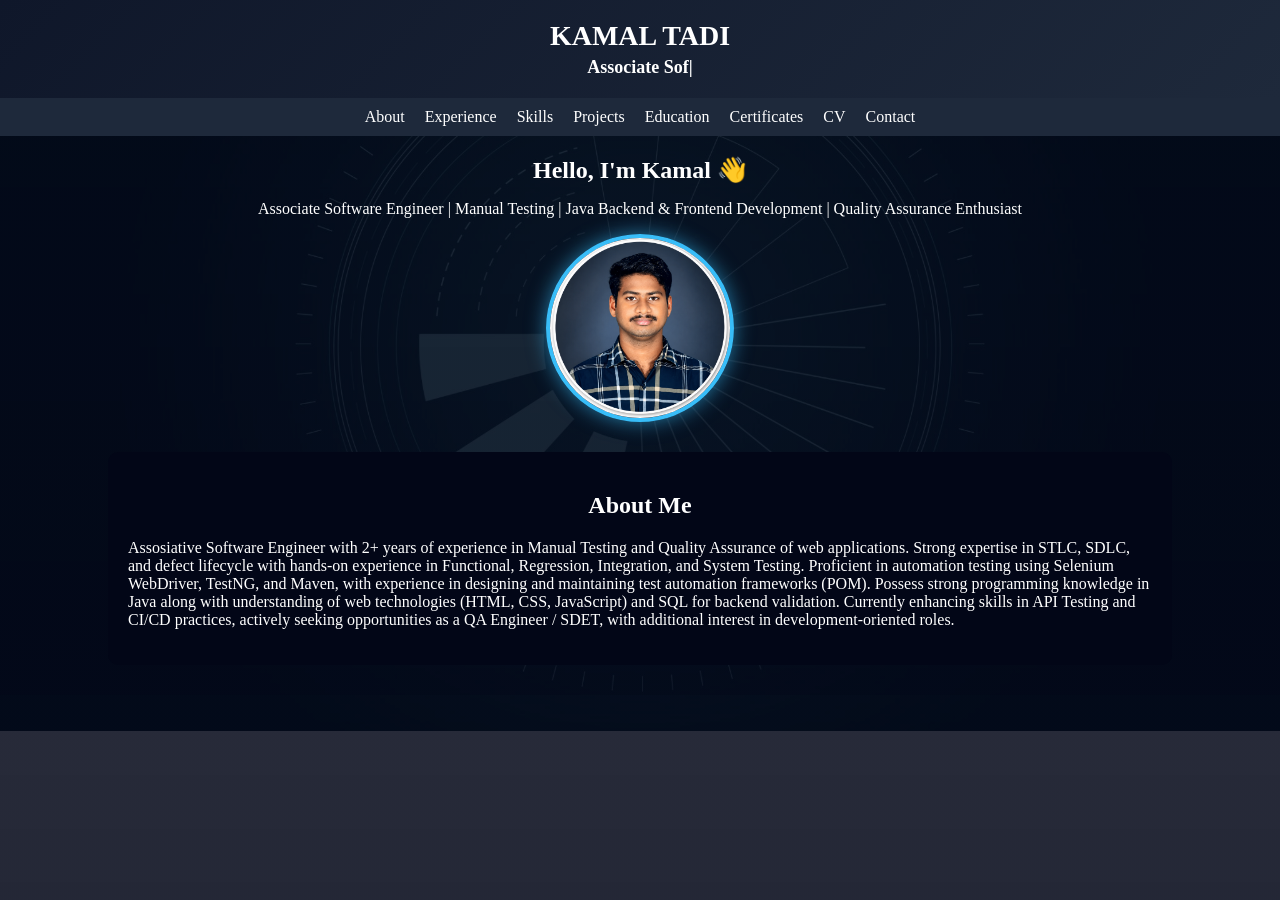
<file: index.html>
<!DOCTYPE html>
<html lang="en">
<head>
<meta charset="UTF-8">
<meta name="viewport" content="width=device-width, initial-scale=1.0">
<title>Kamal Portfolio</title>
<link rel="stylesheet" href="style.css">
</head>

<body>
<header>
<h1>KAMAL TADI</h1>
<h2><span id="typing"></span></h2>
</header>

<nav>
<a href="index.html">About</a>
<a href="experience.html">Experience</a>
<a href="skills.html">Skills</a>
<a href="projects.html">Projects</a>
<a href="education.html">Education</a>
<a href="certificates.html">Certificates</a>
<a href="cv.html">CV</a>
<a href="contact.html">Contact</a>
</nav>

<section class="home-intro">
    <h2>Hello, I'm Kamal 👋</h2>
     <p class="hero-desc">
      Associate Software Engineer | Manual Testing | Java Backend & Frontend Development | Quality Assurance Enthusiast
    </p>
<img src="PHOTO.png" class="profile-img">
</section>

<section class="card no-animate">
<h2 class="center-heading">About Me</h2>
<p>
Assosiative Software Engineer with 2+ years of experience in Manual Testing and Quality Assurance of web applications. 
Strong expertise in STLC, SDLC, and defect lifecycle with hands-on experience in Functional, Regression, Integration, and System Testing. 
Proficient in automation testing using Selenium WebDriver, TestNG, and Maven, with experience in designing and maintaining test automation frameworks (POM). 
Possess strong programming knowledge in Java along with understanding of web technologies (HTML, CSS, JavaScript) and SQL for backend validation. 
Currently enhancing skills in API Testing and CI/CD practices, actively seeking opportunities as a QA Engineer / SDET, with additional interest in development-oriented roles.

</p>

</section>

<script src="script.js"></script>
</body>
</html>
</file>
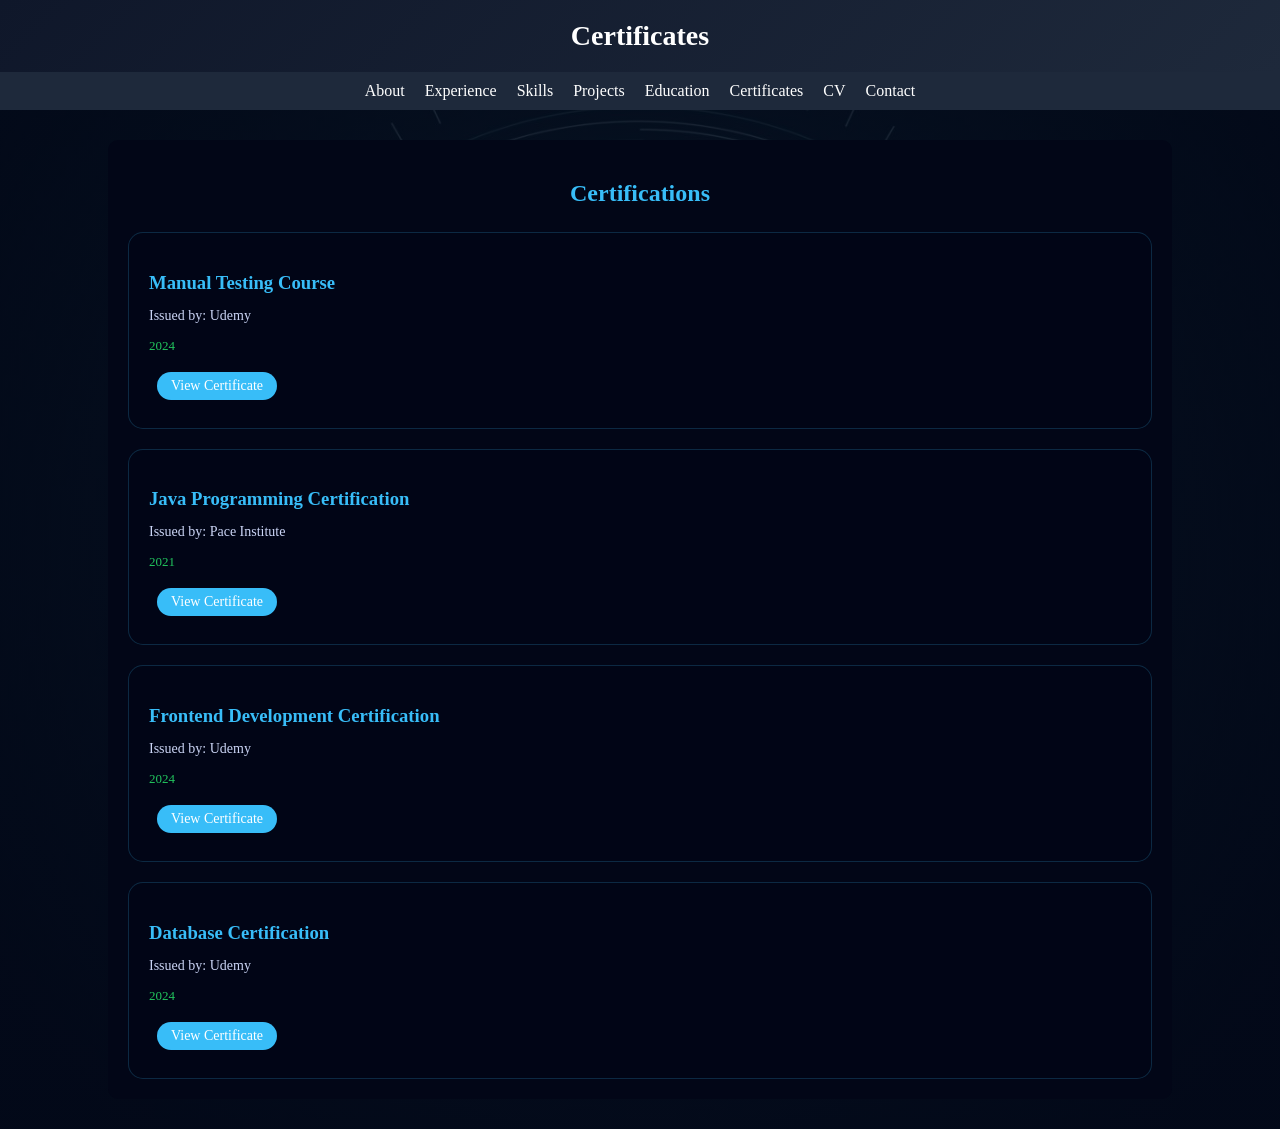
<file: certificates.html>
<!DOCTYPE html>
<html>
<head>
<title>Certificates</title>
<link rel="stylesheet" href="style.css">
</head>

<body>

<header><h1>Certificates</h1></header>

<nav>
<a href="index.html">About</a>
<a href="experience.html">Experience</a>
<a href="skills.html">Skills</a>
<a href="projects.html">Projects</a>
<a href="education.html">Education</a>
<a href="certificates.html">Certificates</a>
<a href="cv.html">CV</a>
<a href="contact.html">Contact</a>
</nav>

<section class="card certificates-card">

  <h2 class="center-title">Certifications</h2>

  <div class="cert-container">

    <div class="cert-card">
      <h3>Manual Testing Course</h3>
      <p class="cert-org">Issued by: Udemy</p>
      <p class="cert-year">2024</p>

      <div class="cert-links">
        <a href="Manual_Testing_Certification.pdf" class="btn">View Certificate</a>
      </div>
    </div>

    <div class="cert-card">
      <h3>Java Programming Certification</h3>
      <p class="cert-org">Issued by: Pace Institute</p>
      <p class="cert-year">2021</p>

      <div class="cert-links">
        <a href="Java_Certification.pdf" class="btn">View Certificate</a>
      </div>
    </div>

      <div class="cert-card">
      <h3>Frontend Development Certification</h3>
      <p class="cert-org">Issued by: Udemy</p>
      <p class="cert-year">2024</p>

      <div class="cert-links">
        <a href="Frontend_Development_Certification.pdf" class="btn">View Certificate</a>
      </div>
    </div>

    <div class="cert-card">
      <h3>Database Certification</h3>
      <p class="cert-org">Issued by: Udemy</p>
      <p class="cert-year">2024</p>

      <div class="cert-links">
        <a href="Database_Certification.pdf" class="btn">View Certificate</a>
      </div>
    </div>

  </div>

</section>

<script src="script.js"></script>
</body>
</html>
</file>
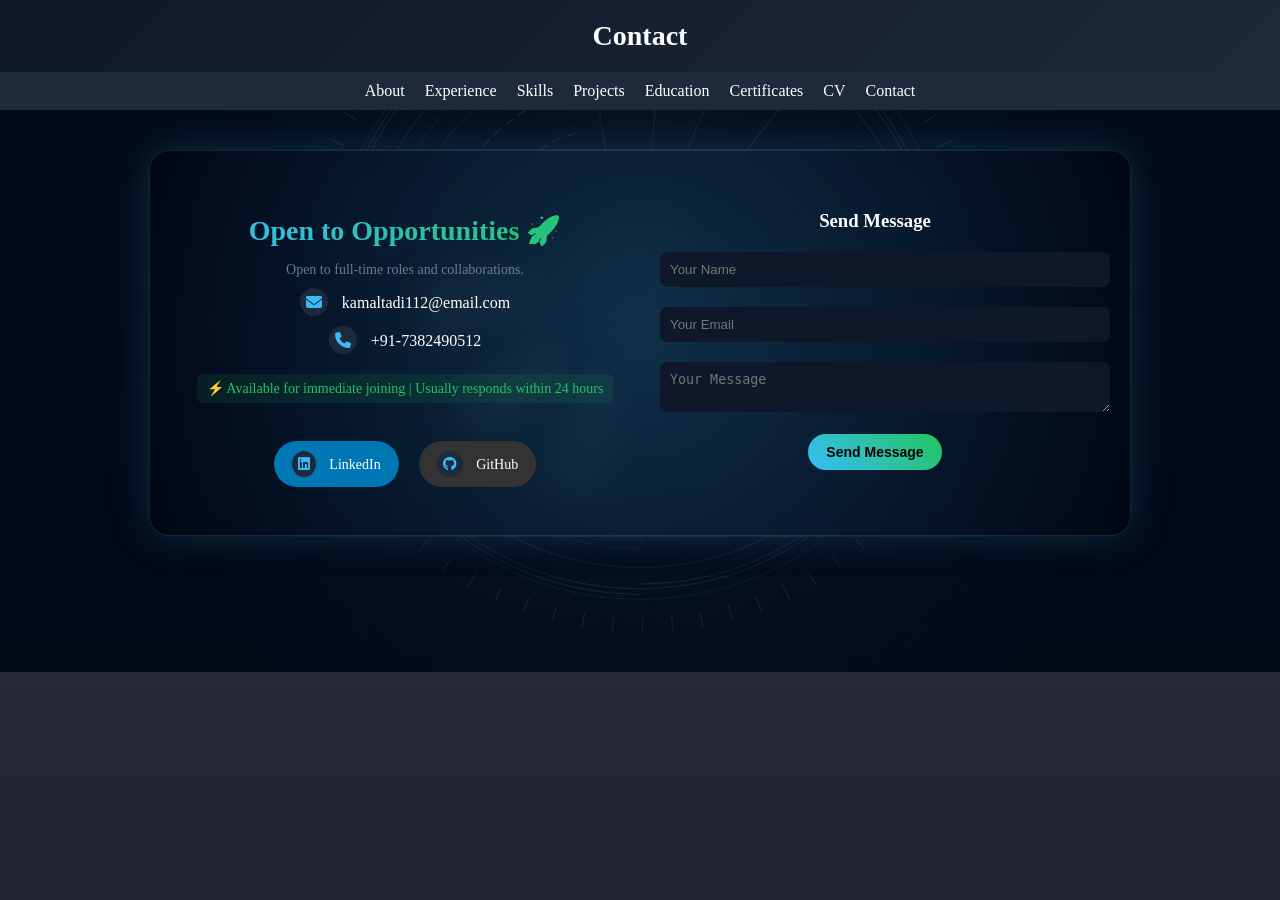
<file: contact.html>
<!DOCTYPE html>
<html>
<head>
<title>Contact</title>
<link rel="stylesheet" href="style.css">
<link rel="stylesheet" href="https://cdnjs.cloudflare.com/ajax/libs/font-awesome/6.5.0/css/all.min.css">
<meta name="viewport" content="width=device-width, initial-scale=1.0">
</head>

<body>

<header><h1>Contact</h1></header>

<nav>
<a href="index.html">About</a>
<a href="experience.html">Experience</a>
<a href="skills.html">Skills</a>
<a href="projects.html">Projects</a>
<a href="education.html">Education</a>
<a href="certificates.html">Certificates</a>
<a href="cv.html">CV</a>
<a href="contact.html">Contact</a>
</nav>

<section class="card contact-card hidden">

  <div class="contact-left">
    <h2>Open to Opportunities 🚀</h2>
    <p class="subtitle">Open to full-time roles and collaborations.</p>

    <p><i class="fas fa-envelope"></i> kamaltadi112@email.com</p>
    <p><i class="fas fa-phone"></i> +91-7382490512</p>

    <p class="response">⚡ Available for immediate joining | Usually responds within 24 hours</p>

    <div class="contact-buttons">
      <a href="https://www.linkedin.com/" target="_blank" class="btn linkedin">
        <i class="fab fa-linkedin"></i> LinkedIn
      </a>

      <a href="https://github.com/" target="_blank" class="btn github">
        <i class="fab fa-github"></i> GitHub
      </a>
    </div>
  </div>

  <div class="contact-right">
    <h3>Send Message</h3>

    <form id="contact-form">
  <input type="text" name="from_name" placeholder="Your Name" required class="input-field">
  <input type="email" name="from_email" placeholder="Your Email" required class="input-field">
  <textarea name="message" placeholder="Your Message" required class="input-field"></textarea>

  <button type="submit" class="btn send-btn">Send Message</button>

  <p id="success-message" class="success-msg"></p>
</form>
  </div>

</section>

<script src="script.js"></script>
</body>
</html>
</file>
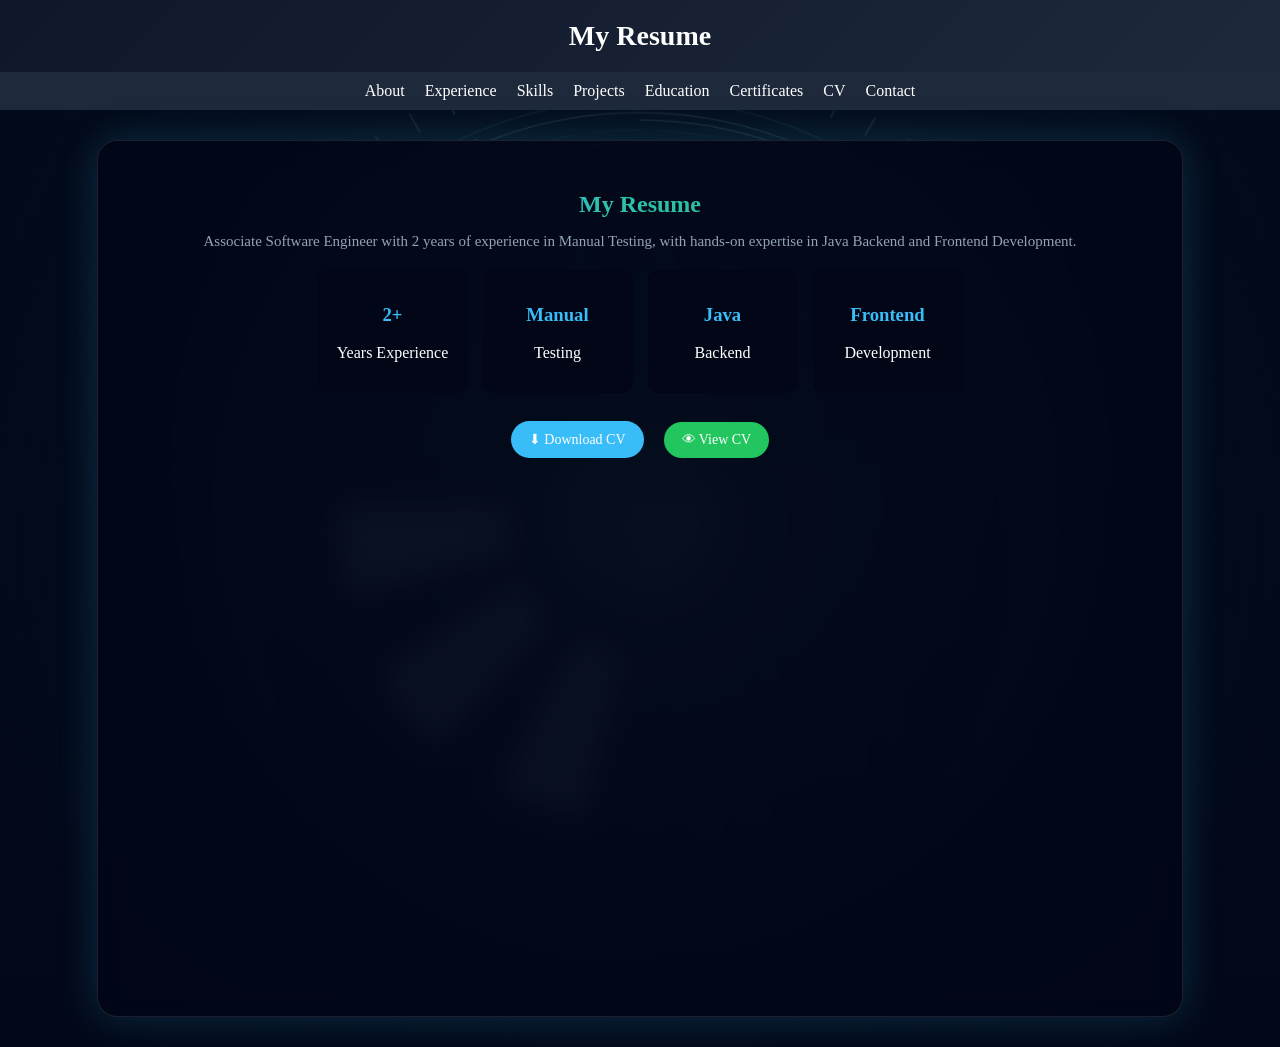
<file: cv.html>
<!DOCTYPE html>
<html>
<head>
<title>CV</title>
<link rel="stylesheet" href="style.css">
</head>

<body>

<header><h1>My Resume</h1></header>

<nav>
<a href="index.html">About</a>
<a href="experience.html">Experience</a>
<a href="skills.html">Skills</a>
<a href="projects.html">Projects</a>
<a href="education.html">Education</a>
<a href="certificates.html">Certificates</a>
<a href="cv.html">CV</a>
<a href="contact.html">Contact</a>
</nav>

<section class="card cv-card">

  <h2>My Resume</h2>

  <p class="cv-subtitle">Associate Software Engineer with 2 years of experience in Manual Testing, with hands-on expertise in Java Backend and Frontend Development.</p>

  <!-- HIGHLIGHTS -->
  <div class="cv-highlights">
    <div class="highlight">
      <h3>2+</h3>
      <p>Years Experience</p>
    </div>

    <div class="highlight">
      <h3>Manual</h3>
      <p>Testing</p>
    </div>

    <div class="highlight">
      <h3>Java</h3>
      <p>Backend</p>
    </div>

    <div class="highlight">
      <h3>Frontend</h3>
      <p>Development</p>
    </div>
  </div>

  <div class="cv-buttons">
    <a href="Kamal_Tadi_Resume.pdf" download class="btn">⬇ Download CV</a>
    <a href="Kamal_Tadi_Resume.pdf" target="_blank" class="btn view-btn">👁 View CV</a>
  </div>

  <div class="cv-preview">
    <iframe src="Kamal_Tadi_Resume.pdf"></iframe>
  </div>

</section>

<script src="script.js"></script>
</body>
</html>
</file>
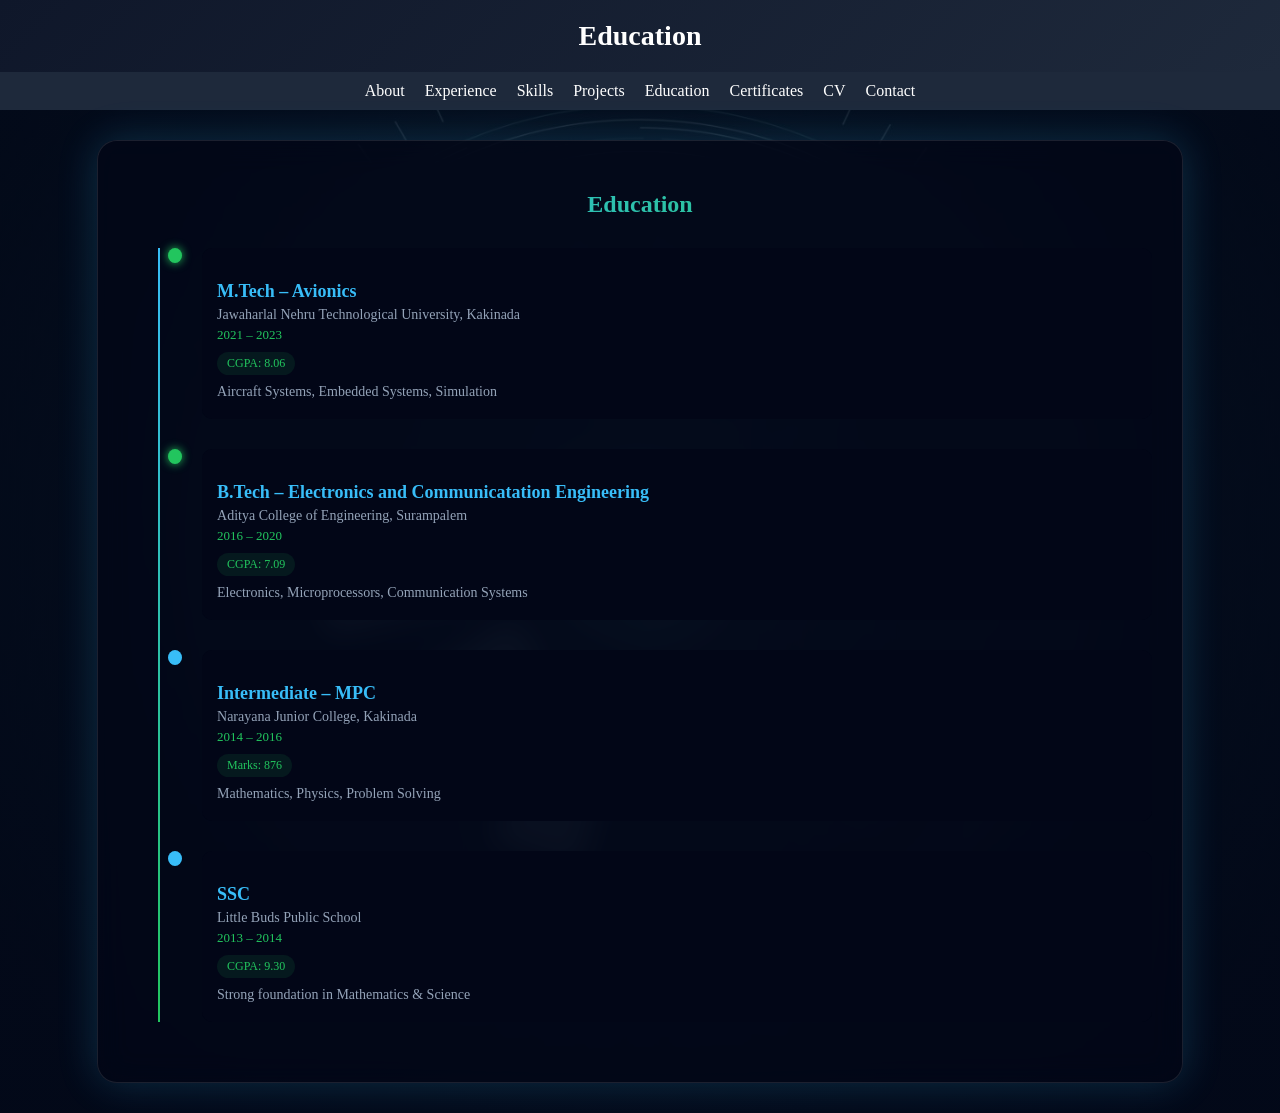
<file: education.html>
<!DOCTYPE html>
<html>
<head>
<title>Education</title>
<link rel="stylesheet" href="style.css">
</head>

<body>

<header><h1>Education</h1></header>

<nav>
<a href="index.html">About</a>
<a href="experience.html">Experience</a>
<a href="skills.html">Skills</a>
<a href="projects.html">Projects</a>
<a href="education.html">Education</a>
<a href="certificates.html">Certificates</a>
<a href="cv.html">CV</a>
<a href="contact.html">Contact</a>
</nav>

<section class="card education-card">

  <h2>Education</h2>

  <div class="timeline">

  <!-- M.TECH -->
  <div class="edu-item">
    <div class="edu-dot"></div>
    <div class="edu-content">
      <h3>M.Tech – Avionics</h3>
      <p class="edu-college">Jawaharlal Nehru Technological University, Kakinada</p>
      <p class="edu-year">2021 – 2023</p>
      <span class="edu-badge">CGPA: 8.06</span>
      <p class="edu-desc">Aircraft Systems, Embedded Systems, Simulation</p>
    </div>
  </div>

  <!-- B.TECH -->
  <div class="edu-item">
    <div class="edu-dot"></div>
    <div class="edu-content">
      <h3>B.Tech – Electronics and Communicatation Engineering</h3>
      <p class="edu-college">Aditya College of Engineering, Surampalem</p>
      <p class="edu-year">2016 – 2020</p>
      <span class="edu-badge">CGPA: 7.09</span>
      <p class="edu-desc">Electronics, Microprocessors, Communication Systems</p>
    </div>
  </div>

  <!-- INTERMEDIATE -->
  <div class="edu-item">
    <div class="edu-dot"></div>
    <div class="edu-content">
      <h3>Intermediate – MPC</h3>
      <p class="edu-college">Narayana Junior College, Kakinada</p>
      <p class="edu-year">2014 – 2016</p>
      <span class="edu-badge">Marks: 876</span>
      <p class="edu-desc">Mathematics, Physics, Problem Solving</p>
    </div>
  </div>

  <!-- SSC -->
  <div class="edu-item">
    <div class="edu-dot"></div>
    <div class="edu-content">
      <h3>SSC</h3>
      <p class="edu-college">Little Buds Public School</p>
      <p class="edu-year">2013 – 2014</p>
      <span class="edu-badge">CGPA: 9.30</span>
      <p class="edu-desc">Strong foundation in Mathematics & Science</p>
    </div>
  </div>

</div>

</section>

<script src="script.js"></script>
</body>
</html>
</file>
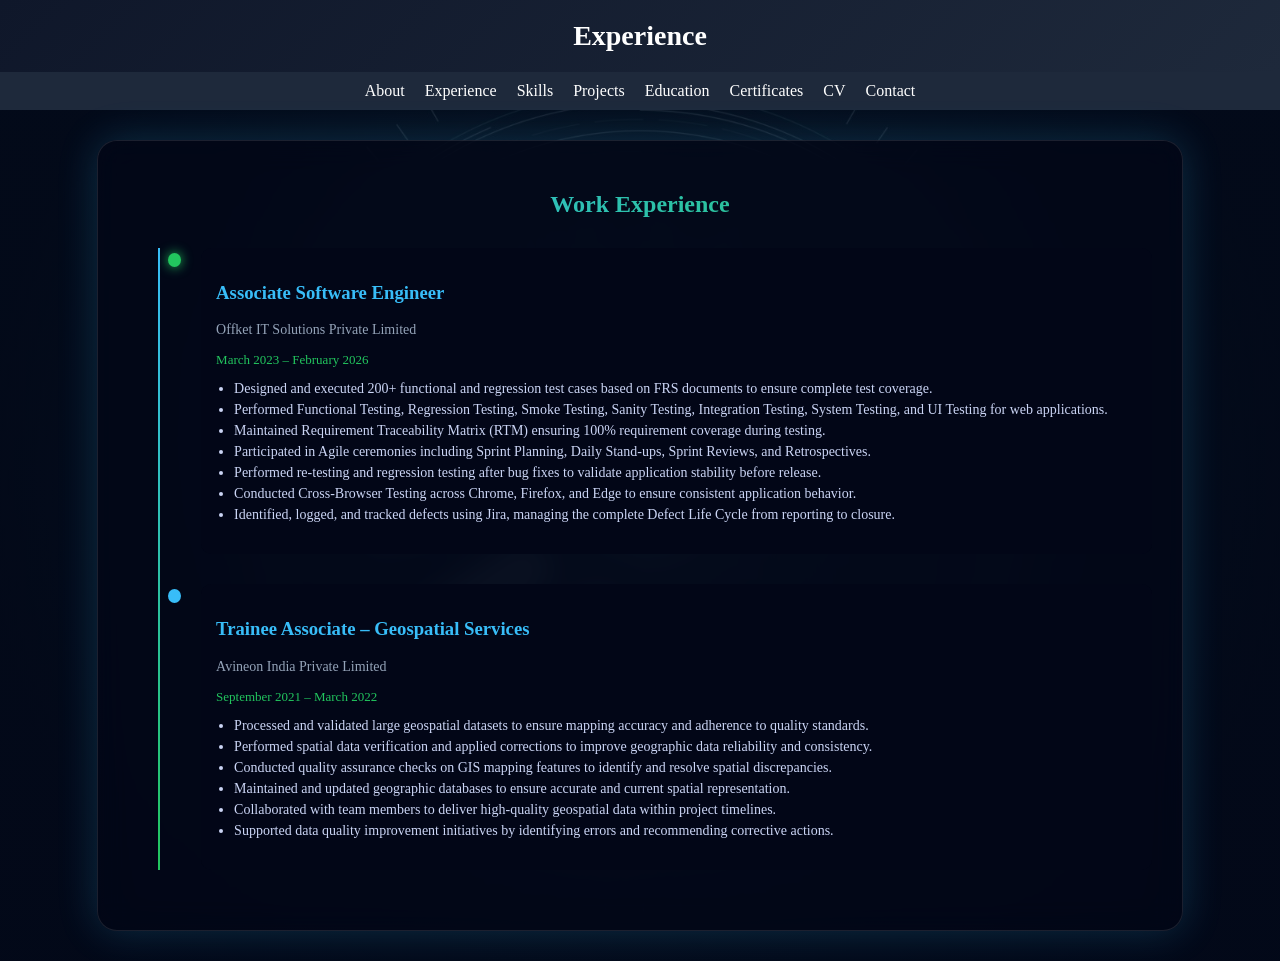
<file: experience.html>
<!DOCTYPE html>
<html>
<head>
<title>Experience</title>
<link rel="stylesheet" href="style.css">
</head>

<body>

<header><h1>Experience</h1></header>

<nav>
<a href="index.html">About</a>
<a href="experience.html">Experience</a>
<a href="skills.html">Skills</a>
<a href="projects.html">Projects</a>
<a href="education.html">Education</a>
<a href="certificates.html">Certificates</a>
<a href="cv.html">CV</a>
<a href="contact.html">Contact</a>
</nav>

<section class="card experience-card">

  <h2>Work Experience</h2>

  <div class="timeline">

    <!-- EXPERIENCE 1 -->
    <div class="exp-item">
      <div class="exp-dot"></div>

      <div class="exp-content">
        <h3>Associate Software Engineer</h3>
        <p class="exp-company">Offket IT Solutions Private Limited</p>
        <p class="exp-year">March 2023 – February 2026</p>

        <ul class="exp-desc">
          <li>Designed and executed 200+ functional and regression test cases based on FRS documents to ensure complete test coverage.</li>
          <li>Performed Functional Testing, Regression Testing, Smoke Testing, Sanity Testing, Integration Testing, System Testing, and UI Testing for web applications.</li>
          <li>Maintained Requirement Traceability Matrix (RTM) ensuring 100% requirement coverage during testing.</li>
          <li>Participated in Agile ceremonies including Sprint Planning, Daily Stand-ups, Sprint Reviews, and Retrospectives.</li>
          <li>Performed re-testing and regression testing after bug fixes to validate application stability before release.</li>
          <li>Conducted Cross-Browser Testing across Chrome, Firefox, and Edge to ensure consistent application behavior.</li>
          <li>Identified, logged, and tracked defects using Jira, managing the complete Defect Life Cycle from reporting to closure.
</li>
        </ul>

      </div>
    </div>

    <!-- EXPERIENCE 2 (OPTIONAL INTERNSHIP) -->
    <div class="exp-item">
      <div class="exp-dot"></div>

      <div class="exp-content">
        <h3>Trainee Associate – Geospatial Services</h3>
        <p class="exp-company">Avineon India Private Limited</p>
        <p class="exp-year">September 2021 – March 2022</p>

        <ul class="exp-desc">
          <li>Processed and validated large geospatial datasets to ensure mapping accuracy and adherence to quality standards.</li>
          <li> Performed spatial data verification and applied corrections to improve geographic data reliability and consistency.</li>
          <li> Conducted quality assurance checks on GIS mapping features to identify and resolve spatial discrepancies.</li>
          <li>Maintained and updated geographic databases to ensure accurate and current spatial representation.</li>
          <li>Collaborated with team members to deliver high-quality geospatial data within project timelines.</li>
          <li>Supported data quality improvement initiatives by identifying errors and recommending corrective actions.</li>
        </ul>
      </div>
    </div>

  </div>

</section>

<script src="script.js"></script>
</body>
</html>
</file>
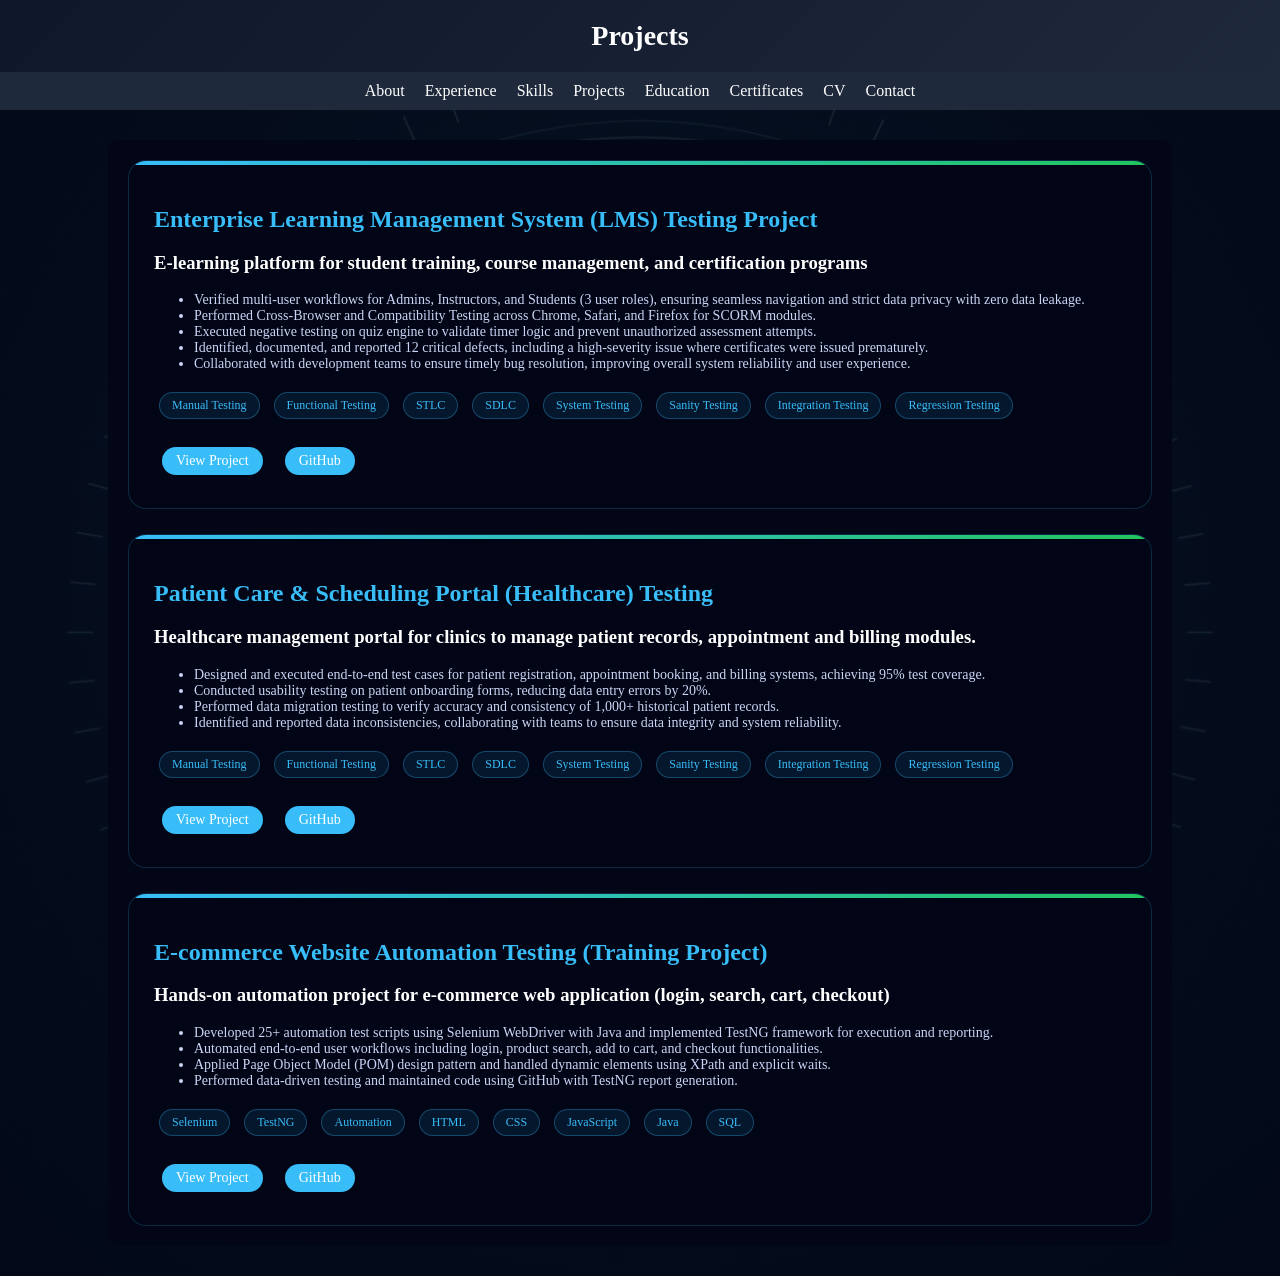
<file: projects.html>
<!DOCTYPE html>
<html>
<head>
<title>Projects</title>
<link rel="stylesheet" href="style.css">
</head>

<body>

<header><h1>Projects</h1></header>

<nav>
<a href="index.html">About</a>
<a href="experience.html">Experience</a>
<a href="skills.html">Skills</a>
<a href="projects.html">Projects</a>
<a href="education.html">Education</a>
<a href="certificates.html">Certificates</a>
<a href="cv.html">CV</a>
<a href="contact.html">Contact</a>
</nav>

<section class="card projects-section">

  <!-- PROJECT 1 -->
  <div class="project-card">
    <h2>Enterprise Learning Management System (LMS) Testing Project</h2>
    <h3>E-learning platform for student training, course management, and certification programs</h3>

    <ul class="project-desc">
  <li>Verified multi-user workflows for Admins, Instructors, and Students (3 user roles), ensuring seamless navigation and strict data privacy with zero data leakage.</li>
  <li>Performed Cross-Browser and Compatibility Testing across Chrome, Safari, and Firefox for SCORM modules.</li>
  <li>Executed negative testing on quiz engine to validate timer logic and prevent unauthorized assessment attempts.</li>
  <li>Identified, documented, and reported 12 critical defects, including a high-severity issue where certificates were issued prematurely.</li>
  <li>Collaborated with development teams to ensure timely bug resolution, improving overall system reliability and user experience.</li>
</ul>

    <div class="tech-stack">
      <span>Manual Testing</span>
      <span>Functional Testing</span>
      <span>STLC</span>
      <span>SDLC</span>
      <span>System Testing</span>
      <span>Sanity Testing</span>
      <span>Integration Testing</span>
      <span>Regression Testing</span>
    </div>

    <div class="project-links">
      <a href="#" class="btn">View Project</a>
      <a href="#" class="btn outline">GitHub</a>
    </div>
  </div>

  <!-- PROJECT 2 -->
  <div class="project-card">
    <h2>Patient Care & Scheduling Portal (Healthcare) Testing</h2>
    <h3>Healthcare management portal for clinics to manage patient records, appointment and billing modules.</h3>

<ul class="project-desc">
  <li>Designed and executed end-to-end test cases for patient registration, appointment booking, and billing systems, achieving 95% test coverage.</li>
  <li>Conducted usability testing on patient onboarding forms, reducing data entry errors by 20%.</li>
  <li>Performed data migration testing to verify accuracy and consistency of 1,000+ historical patient records.</li>
  <li>Identified and reported data inconsistencies, collaborating with teams to ensure data integrity and system reliability.</li>
</ul>

    <div class="tech-stack">
      <span>Manual Testing</span>
      <span>Functional Testing</span>
      <span>STLC</span>
      <span>SDLC</span>
      <span>System Testing</span>
      <span>Sanity Testing</span>
      <span>Integration Testing</span>
      <span>Regression Testing</span>
    </div>

    <div class="project-links">
      <a href="#" class="btn">View Project</a>
      <a href="#" class="btn outline">GitHub</a>
    </div>
  </div>

  <!-- PROJECT 3 -->
  <div class="project-card">
    <h2> E-commerce Website Automation Testing (Training Project)</h2>
    <h3>Hands-on automation project for e-commerce web application (login, search, cart, checkout)</h3>
     <ul class="project-desc">
  <li>Developed 25+ automation test scripts using Selenium WebDriver with Java and implemented TestNG framework for execution and reporting.</li>
  <li>Automated end-to-end user workflows including login, product search, add to cart, and checkout functionalities.</li>
  <li>Applied Page Object Model (POM) design pattern and handled dynamic elements using XPath and explicit waits.</li>
  <li>Performed data-driven testing and maintained code using GitHub with TestNG report generation.</li>
</ul>

    <div class="tech-stack">
      <span>Selenium</span>
      <span>TestNG</span>
      <span>Automation</span>
      <span>HTML</span>
      <span>CSS</span>
      <span>JavaScript</span>
      <span>Java</span>
      <span>SQL</span>
    </div>

    <div class="project-links">
      <a href="#" class="btn">View Project</a>
      <a href="#" class="btn outline">GitHub</a>
    </div>
  </div>

</section>

<script src="script.js"></script>
</body>
</html>
</file>
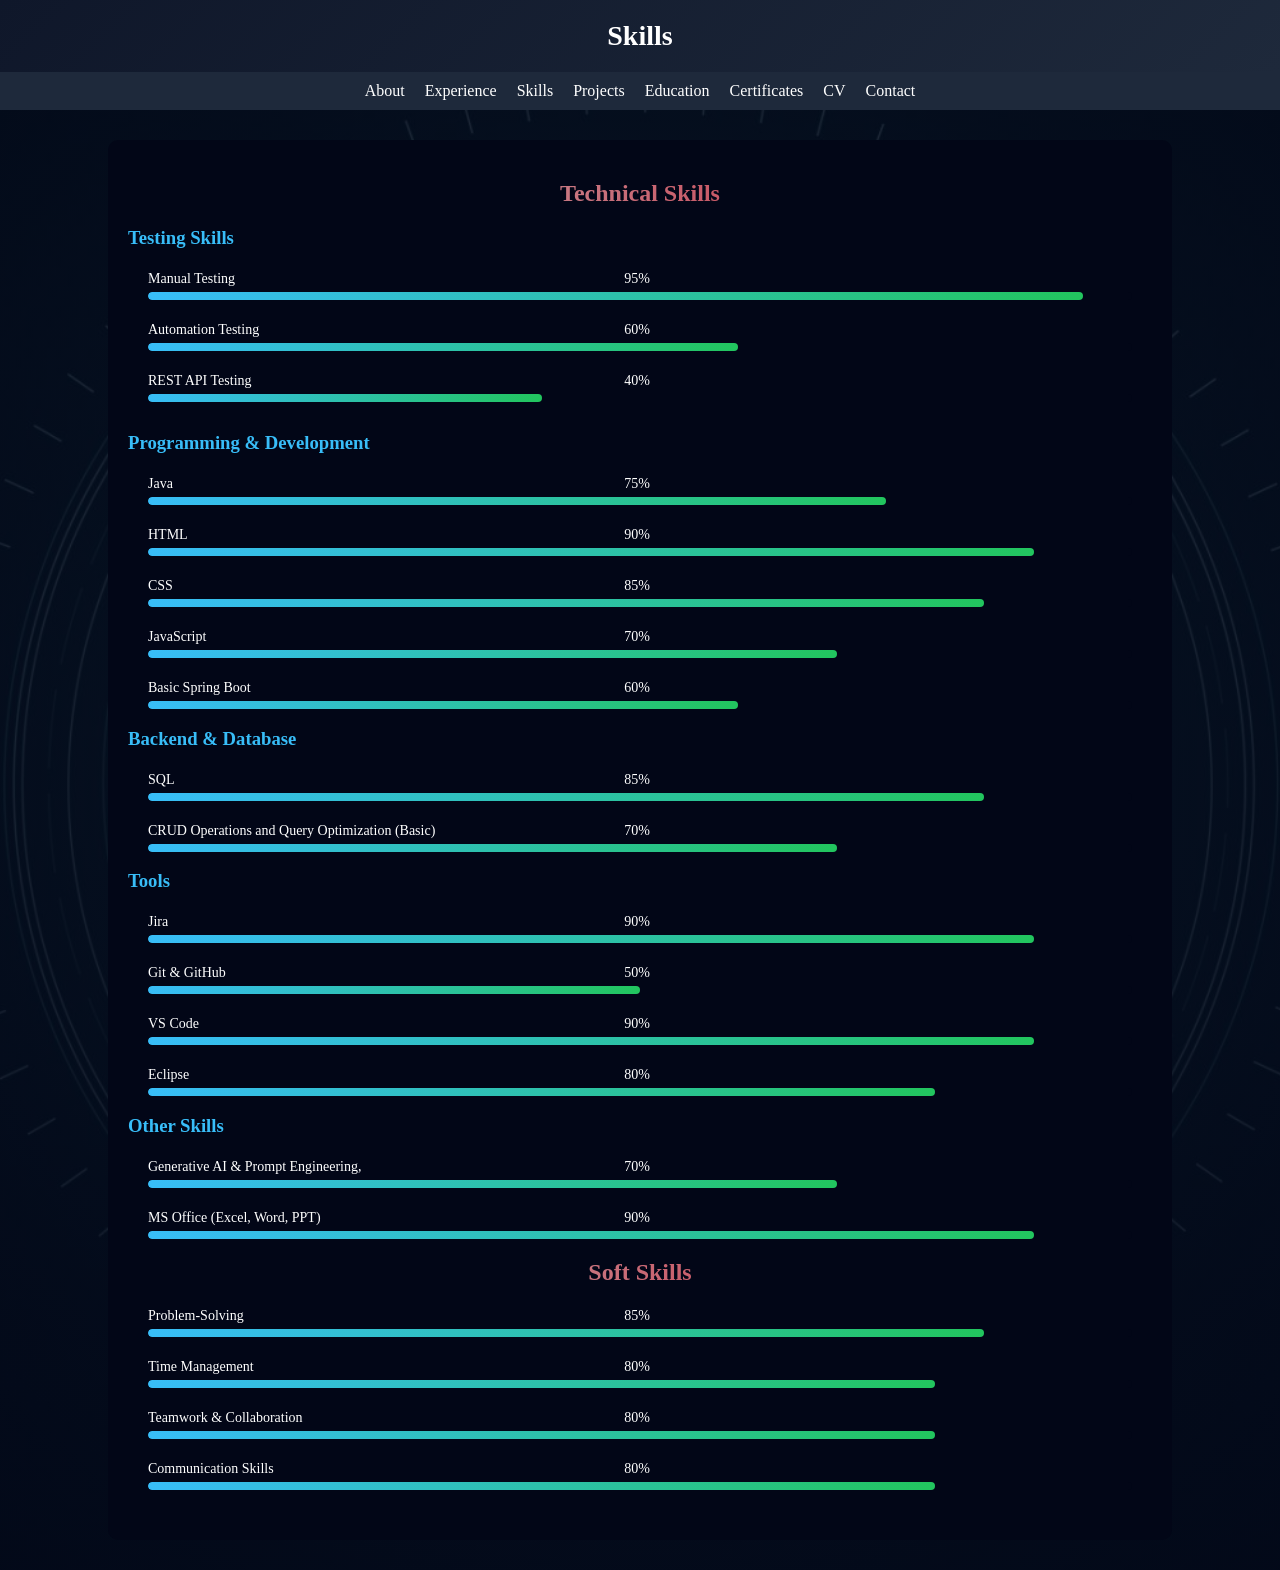
<file: skills.html>
<!DOCTYPE html>
<html>
<head>
<title>Skills</title>
<link rel="stylesheet" href="style.css">
</head>

<body>

<header><h1>Skills</h1></header>

<nav>
<a href="index.html">About</a>
<a href="experience.html">Experience</a>
<a href="skills.html">Skills</a>
<a href="projects.html">Projects</a>
<a href="education.html">Education</a>
<a href="certificates.html">Certificates</a>
<a href="cv.html">CV</a>
<a href="contact.html">Contact</a>
</nav>

<section class="card skills-card">

  <h2>Technical Skills</h2>

  <div class="skill-group">
    <h3>Testing Skills</h3>

    <div class="skill">
      <span>Manual Testing</span>
      <span>95%</span>
      <div class="bar"><div style="width:95%"></div></div>
    </div>

    <div class="skill">
      <span>Automation Testing</span>
      <span>60%</span>
      <div class="bar"><div style="width:60%"></div></div>
    </div>

    <div class="skill">
      <span>REST API Testing</span>
      <span>40%</span>
      <div class="bar"><div style="width:40%"></div></div>
    </div>
  </div>

  <div class="skill-group">
    <h3>Programming & Development</h3>

    <div class="skill">
      <span>Java</span>
      <span>75%</span>
      <div class="bar"><div style="width:75%"></div></div>
    </div>
    <div class="skill">
      <span>HTML</span>
      <span>90%</span>
      <div class="bar"><div style="width:90%"></div></div>
    </div>
    <div class="skill">
      <span>CSS</span>
      <span>85%</span>
      <div class="bar"><div style="width:85%"></div></div>
    </div>
    <div class="skill">
      <span>JavaScript</span>
      <span>70%</span>
      <div class="bar"><div style="width:70%"></div></div>
    </div>
    <div class="skill">
      <span>Basic Spring Boot</span>
      <span>60%</span>
      <div class="bar"><div style="width:60%"></div></div> 
    </div>

    <div class="skill-group">
    <h3>Backend & Database</h3>
    <div class="skill">
      <span>SQL</span>
      <span>85%</span>
      <div class="bar"><div style="width:85%"></div></div>
    </div>
    <div class="skill">
      <span>CRUD Operations and Query Optimization (Basic)</span>
      <span>70%</span>
      <div class="bar"><div style="width:70%"></div>
    </div>
    </div>

    <div class="skill-group">
    <h3>Tools</h3>
    <div class="skill">
      <span>Jira</span>
      <span>90%</span>
      <div class="bar"><div style="width:90%"></div></div>
    </div>
    <div class="skill">
      <span>Git & GitHub</span>
      <span>50%</span>
      <div class="bar"><div style="width:50%"></div></div>
    </div>
    <div class="skill">
      <span>VS Code</span>
      <span>90%</span>
      <div class="bar"><div style="width:90%"></div></div>
    </div>
    <div class="skill">
      <span>Eclipse</span>
      <span>80%</span>
      <div class="bar"><div style="width:80%"></div></div>
    </div>

    <div class="skill-group">
    <h3>Other Skills</h3>
    <div class="skill">
      <span>Generative AI & Prompt Engineering, </span>
      <span>70%</span>
      <div class="bar"><div style="width:70%"></div></div>
    </div>
    <div class="skill">
      <span>MS Office (Excel, Word, PPT)</span>
      <span>90%</span>
      <div class="bar"><div style="width:90%"></div></div>
    </div>
    <h2>Soft Skills</h2>

  <div class="skill-group">
    <div class="skill">
      <span>Problem-Solving</span>
      <span>85%</span>
      <div class="bar"><div style="width:85%"></div></div>
    </div>

    <div class="skill">
      <span>Time Management</span>
      <span>80%</span>
      <div class="bar"><div style="width:80%"></div></div>
    </div>

    <div class="skill">
      <span>Teamwork & Collaboration</span>
      <span>80%</span>
      <div class="bar"><div style="width:80%"></div></div>
    </div>
    <div class="skill">
      <span>Communication Skills</span>
      <span>80%</span>
      <div class="bar"><div style="width:80%"></div></div>
    </div>
  </div>
  </div>

</section>

<script src="script.js"></script>
</body>
</html>
</file>
<file: style.css>
body {
font-family: 'Segoe UI';
margin: 0;
  background: 
    linear-gradient(rgba(2,6,23,0.85), rgba(2,6,23,0.9)),
    url("Background.jpeg") no-repeat center center/cover;

  color: white;
}

header {
text-align: center;
padding: 15px 10px;
  background: linear-gradient(135deg, #0f172a, #1e293b);
  box-shadow: 0 2px 10px rgba(0,0,0,0.5);
}
/* REMOVE EXTRA SPACE */
header h1 {
  margin: 5px 0;
  font-size: 28px;
}

header h2 {
  margin: 5px 0;
  font-size: 18px;
}

nav {
display: flex;
justify-content: center;
background: #1e293b;
flex-wrap: wrap;
}

nav a {
color: white;
margin: 10px;
text-decoration: none;
}

.card {
background: #020617;
margin: 30px auto;
padding: 20px;
width: 80%;
border-radius: 10px;
transition: 0.3s;
}

.card:hover {
transform: translateY(-5px);
}

.profile-img {
  width: 180px; /* slightly bigger */
  height: 180px;
  border-radius: 50%;
  object-fit: cover;

  border: 4px solid #38bdf8;

  box-shadow: 0 0 20px rgba(56,189,248,0.6); /* glow */
  transition: 0.3s ease;
}
.profile-img {
  display: block;
  margin: 0 auto;   /* centers image */
}

/* HOVER EFFECT */
.profile-img:hover {
  transform: scale(1.05);
  box-shadow: 0 0 30px #38bdf8;
}

/* SKILLS */
.skill {
margin: 20px;
}

.bar {
height: 10px;
background: #333;
border-radius: 10px;
}

.bar div {
height: 100%;
background: #38bdf8;
}

/* BUTTON */
.btn {
background: #38bdf8;
padding: 10px;
color: black;
border-radius: 5px;
text-decoration: none;
}

/* TYPING CURSOR */
#typing::after {
content: "|";
animation: blink 1s infinite;
}

@keyframes blink {
50% {opacity: 0;}
}
/* ===== CONTACT SECTION ===== */

.contact-card {
  text-align: center;
  padding: 40px;
  max-width: 600px;
  margin: 40px auto;
  background: rgba(2, 6, 23, 0.8);
  border-radius: 15px;
  backdrop-filter: blur(10px);
}

/* TITLE */
.contact-card h2 {
  margin-bottom: 20px;
  font-size: 28px;
  color: #38bdf8;
}

/* INFO TEXT */
.contact-info p {
  margin: 12px 0;
  font-size: 16px;
}

/* ICON STYLE */
.contact-info i {
  margin-right: 10px;
  color: #38bdf8;
}

/* BUTTON CONTAINER */
.contact-buttons {
  margin-top: 25px;
}

/* BUTTON BASE */
.btn {
  display: inline-block;
  margin: 10px;
  padding: 10px 20px;
  border-radius: 25px;
  text-decoration: none;
  color: white;
  transition: 0.3s;
  font-size: 14px;
}

/* LINKEDIN BUTTON */
.linkedin {
  background: #0077b5;
}

.linkedin:hover {
  background: #005582;
  transform: scale(1.05);
}

/* GITHUB BUTTON */
.github {
  background: #333;
}

.github:hover {
  background: #000;
  transform: scale(1.05);
}

/* ===== CONTACT SECTION ===== */

.contact-card {
  display: flex;
  gap: 40px;
  padding: 40px;
  max-width: 900px;
  margin: 40px auto;
  border-radius: 15px;
  background: rgba(2, 6, 23, 0.8);
  backdrop-filter: blur(10px);
  box-shadow: 0 0 25px rgba(56, 189, 248, 0.3);
}

/* LEFT */
.contact-left {
  flex: 1;
}

.contact-left h2 {
  color: #38bdf8;
  margin-bottom: 15px;
}

.contact-left p {
  margin: 10px 0;
}

.contact-left i {
  margin-right: 10px;
  color: #38bdf8;
  background: #1e293b;
  padding: 6px;
  border-radius: 50%;
}

/* BUTTONS */
.contact-buttons {
  margin-top: 20px;
}

.btn {
  display: inline-block;
  margin: 8px;
  padding: 10px 18px;
  border-radius: 25px;
  text-decoration: none;
  color: white;
  transition: 0.3s;
}

.linkedin {
  background: #0077b5;
}

.linkedin:hover {
  background: #005582;
  transform: scale(1.05);
}

.github {
  background: #333;
}

.github:hover {
  background: #000;
  transform: scale(1.05);
}

/* FORM */
.contact-right {
  flex: 1;
}

.contact-right h3 {
  margin-bottom: 10px;
}

.contact-right input,
.contact-right textarea {
  width: 100%;
  padding: 10px;
  margin: 10px 0;
  border-radius: 8px;
  border: none;
  outline: none;
}

/* SEND BUTTON */
.send-btn {
  background: #38bdf8;
  color: black;
  border: none;
  cursor: pointer;
}

.send-btn:hover {
  background: #0ea5e9;
}

/* HOVER EFFECT */
.contact-left p:hover {
  transform: translateX(5px);
  transition: 0.3s;
}

/* MOBILE */
@media (max-width: 768px) {
  .contact-card {
    flex-direction: column;
  }
}
.success-msg {
  margin-top: 10px;
  color: #22c55e; /* green */
  font-size: 14px;
  display: none;
}
/* ===== CONTACT PAGE ===== */

.contact-card {
  display: flex;
  gap: 40px;
  padding: 40px;
  max-width: 900px;
  margin: 40px auto;
  border-radius: 15px;
  background: rgba(2, 6, 23, 0.8);
  backdrop-filter: blur(10px);
  box-shadow: 0 0 25px rgba(56, 189, 248, 0.3);
}

/* LEFT */
.contact-left {
  flex: 1;
}

.contact-left h2 {
  color: #38bdf8;
}

.subtitle {
  font-size: 14px;
  color: #94a3b8;
  margin-bottom: 10px;
}

.response {
  font-size: 13px;
  color: #22c55e;
  margin: 10px 0;
}

.contact-left p {
  margin: 10px 0;
}

.contact-left i {
  margin-right: 10px;
  background: #1e293b;
  padding: 6px;
  border-radius: 50%;
  color: #38bdf8;
}

/* BUTTONS */
.btn {
  display: inline-block;
  margin: 8px;
  padding: 10px 18px;
  border-radius: 25px;
  text-decoration: none;
  color: white;
  transition: 0.3s;
}

.btn:hover {
  transform: translateY(-3px) scale(1.05);
}

.linkedin {
  background: #0077b5;
}

.github {
  background: #333;
}

/* RIGHT FORM */
.contact-right {
  flex: 1;
}

.contact-right input,
.contact-right textarea {
  width: 100%;
  padding: 10px;
  margin: 10px 0;
  border-radius: 8px;
  border: none;
  outline: none;
}

/* INPUT FOCUS EFFECT */
.contact-right input:focus,
.contact-right textarea:focus {
  box-shadow: 0 0 10px #38bdf8;
}

/* BUTTON */
.send-btn {
  background: #38bdf8;
  color: black;
  border: none;
  cursor: pointer;
}

/* SUCCESS MESSAGE */
.success-msg {
  margin-top: 10px;
  color: #22c55e;
  display: none;
}

/* MOBILE */
@media (max-width: 768px) {
  .contact-card {
    flex-direction: column;
  }
}
/* CV PAGE */
.cv-card {
  text-align: center;
  padding: 30px;
}

.cv-card h2 {
  color: #38bdf8;
  margin-bottom: 10px;
}

.cv-subtitle {
  font-size: 14px;
  color: #94a3b8;
  margin-bottom: 20px;
}

/* BUTTONS */
.cv-buttons {
  margin-bottom: 20px;
}

.view-btn {
  background: #22c55e;
}

.view-btn:hover {
  background: #16a34a;
}

/* PREVIEW */
.cv-preview {
  width: 100%;
  height: 500px;
  border-radius: 10px;
  overflow: hidden;
}

.cv-preview iframe {
  width: 100%;
  height: 100%;
  border: none;
}

/* MOBILE */
@media (max-width: 768px) {
  .cv-preview {
    height: 300px;
  }
}

/* ================= CONTACT MODERN UI ================= */

/* GLASS CARD */
.contact-card {
  display: flex;
  gap: 40px;
  padding: 40px;
  max-width: 900px;
  margin: 40px auto;
  border-radius: 20px;

  background: rgba(2, 6, 23, 0.6);
  backdrop-filter: blur(15px);

  border: 1px solid rgba(255,255,255,0.1);
  box-shadow: 0 0 40px rgba(56, 189, 248, 0.2);
}

/* LEFT TEXT */
.contact-left h2 {
  color: #38bdf8;
}

/* ICON STYLE */
.contact-left i {
  margin-right: 10px;
  background: #1e293b;
  padding: 6px;
  border-radius: 50%;
  color: #38bdf8;
  transition: 0.3s;
}

/* ICON HOVER */
.contact-left p:hover i {
  transform: scale(1.2);
}

/* INPUT FIELDS */
.input-field {
  width: 100%;
  padding: 10px;
  margin: 10px 0;
  border-radius: 8px;
  border: 1px solid #334155;
  background: #0f172a;
  color: #fff;
  outline: none;
  transition: 0.3s;
}

/* INPUT FOCUS */
.input-field:focus {
  border-color: #38bdf8;
  box-shadow: 0 0 10px #38bdf8;
}

/* BUTTON */
.send-btn {
  background: linear-gradient(45deg, #38bdf8, #22c55e);
  color: black;
  font-weight: 600;
  transition: 0.3s;
}

/* BUTTON HOVER */
.send-btn:hover {
  transform: scale(1.08);
  box-shadow: 0 0 15px #38bdf8;
}

/* SUCCESS MESSAGE */
.success-msg {
  margin-top: 12px;
  color: #22c55e;
  font-weight: 500;
  background: rgba(34, 197, 94, 0.1);
  padding: 8px;
  border-radius: 6px;
  display: none;
}

/* MOBILE */
@media (max-width: 768px) {
  .contact-card {
    flex-direction: column;
  }
}

/* ===== CONTACT UI UPGRADE ===== */

.contact-card {
  display: flex;
  gap: 40px;
  padding: 40px;
  max-width: 900px;
  margin: 40px auto;
  border-radius: 20px;

  background: rgba(2, 6, 23, 0.6);
  backdrop-filter: blur(15px);

  border: 1px solid rgba(255,255,255,0.1);
  box-shadow: 0 0 40px rgba(56, 189, 248, 0.2);

  position: relative;
  transition: 0.4s;
}

/* CARD HOVER */
.contact-card:hover {
  transform: translateY(-5px);
}

/* GLOW EFFECT */
.contact-card::before {
  content: "";
  position: absolute;
  inset: -2px;
  background: radial-gradient(circle, rgba(56,189,248,0.2), transparent);
  z-index: -1;
  border-radius: 20px;
}

/* HEADING GRADIENT */
.contact-left h2 {
  background: linear-gradient(90deg, #38bdf8, #22c55e);
  -webkit-background-clip: text;
  background-clip: text;   /* ✅ ADD THIS */
  color: transparent;
}
/* SUBTITLE */
.subtitle {
  opacity: 0.7;
}

/* ICON STYLE */
.contact-left i {
  margin-right: 10px;
  background: #1e293b;
  padding: 6px;
  border-radius: 50%;
  color: #38bdf8;
  transition: 0.3s;
}

/* ICON HOVER */
.contact-left p:hover i {
  transform: scale(1.2);
}

/* STATUS BADGE */
.response {
  font-size: 14px;
  background: rgba(34,197,94,0.1);
  padding: 6px 10px;
  border-radius: 6px;
  display: inline-block;
}

/* PULSE DOT */
.dot {
  height: 8px;
  width: 8px;
  background: #22c55e;
  border-radius: 50%;
  display: inline-block;
  margin-right: 5px;
  animation: pulse 1.5s infinite;
}

@keyframes pulse {
  0% {transform: scale(1);}
  50% {transform: scale(1.5);}
  100% {transform: scale(1);}
}

/* INPUTS */
.input-field {
  width: 100%;
  padding: 10px;
  margin: 10px 0;
  border-radius: 8px;
  border: 1px solid #334155;
  background: #0f172a;
  color: #fff;
  outline: none;
  transition: 0.3s;
}

/* INPUT HOVER + FOCUS */
.input-field:hover {
  border-color: #38bdf8;
}

.input-field:focus {
  border-color: #38bdf8;
  box-shadow: 0 0 10px #38bdf8;
}

/* BUTTON */
.send-btn {
  background: linear-gradient(45deg, #38bdf8, #22c55e);
  color: black;
  font-weight: 600;
  transition: 0.25s;
}

/* BUTTON INTERACTION */
.send-btn:hover {
  transform: scale(1.08);
  box-shadow: 0 0 15px #38bdf8;
}

.send-btn:active {
  transform: scale(0.95);
}

/* SUCCESS MESSAGE */
.success-msg {
  margin-top: 12px;
  color: #22c55e;
  font-weight: 500;
  background: rgba(34,197,94,0.1);
  padding: 8px;
  border-radius: 6px;
  display: none;
}

/* MOBILE */
@media (max-width: 768px) {
  .contact-card {
    flex-direction: column;
    text-align: center;
  }
}

/* ===== CV SECTION ===== */

.cv-card {
  text-align: center;
  padding: 30px;
  border-radius: 20px;

  background: rgba(2, 6, 23, 0.6);
  backdrop-filter: blur(15px);

  border: 1px solid rgba(255,255,255,0.1);
  box-shadow: 0 0 40px rgba(56, 189, 248, 0.2);

  transition: 0.4s;
}

/* HOVER */
.cv-card:hover {
  transform: translateY(-5px);
}

/* TITLE */
.cv-card h2 {
  background: linear-gradient(90deg, #38bdf8, #22c55e);
  -webkit-background-clip: text;
  background-clip: text;
  color: transparent;
}

/* SUBTITLE */
.cv-subtitle {
  font-size: 15px;
  color: #94a3b8;
  margin-bottom: 20px;
}

/* HIGHLIGHTS */
.cv-highlights {
  display: flex;
  justify-content: center;
  gap: 15px;
  flex-wrap: wrap;
  margin-bottom: 20px;
}

.highlight {
  background: #020617;
  padding: 15px;
  border-radius: 10px;
  width: 120px;
  transition: 0.3s;
}

.highlight h3 {
  color: #38bdf8;
}

.highlight:hover {
  transform: translateY(-5px);
  box-shadow: 0 0 15px #38bdf8;
}

/* BUTTONS */
.cv-buttons {
  margin-bottom: 20px;
}

.view-btn {
  background: #22c55e;
}

.view-btn:hover {
  background: #16a34a;
}

/* PREVIEW */
.cv-preview {
  width: 100%;
  height: 500px;
  border-radius: 10px;
  overflow: hidden;
}

.cv-preview iframe {
  width: 100%;
  height: 100%;
  border: none;
  transition: 0.3s;
}

/* HOVER ZOOM */
.cv-preview:hover iframe {
  transform: scale(1.02);
}

/* MOBILE */
@media (max-width: 768px) {
  .cv-preview {
    height: 300px;
  }
}

/* ===== EDUCATION SECTION ===== */

.education-card {
  padding: 30px;
  border-radius: 20px;

  background: rgba(2, 6, 23, 0.6);
  backdrop-filter: blur(15px);

  border: 1px solid rgba(255,255,255,0.1);
  box-shadow: 0 0 40px rgba(56, 189, 248, 0.2);
}

/* TITLE */
.education-card h2 {
  text-align: center;
  margin-bottom: 30px;
  background: linear-gradient(90deg, #38bdf8, #22c55e);
  -webkit-background-clip: text;
  background-clip: text;
  color: transparent;
}

/* TIMELINE */
.timeline {
  position: relative;
  margin-left: 20px;
}

/* LINE */
.timeline::before {
  content: "";
  position: absolute;
  left: 8px;
  top: 0;
  width: 2px;
  height: 100%;
  background: #38bdf8;
}

/* ITEM */
.edu-item {
  display: flex;
  margin-bottom: 30px;
  position: relative;
}

/* DOT */
.edu-dot {
  width: 15px;
  height: 15px;
  background: #38bdf8;
  border-radius: 50%;
  margin-right: 20px;
  position: relative;
  z-index: 1;
}

/* CONTENT */
.edu-content {
  background: #020617;
  padding: 15px;
  border-radius: 10px;
  width: 100%;
  transition: 0.3s;
}

.edu-content:hover {
  transform: translateX(5px);
  box-shadow: 0 0 15px #38bdf8;
}

/* TEXT */
.edu-content h3 {
  color: #38bdf8;
  margin-bottom: 5px;
}

.edu-college {
  font-size: 14px;
  color: #94a3b8;
}

.edu-year {
  font-size: 13px;
  color: #22c55e;
}

.edu-desc {
  font-size: 14px;
  margin-top: 5px;
}

/* MOBILE */
@media (max-width: 768px) {
  .timeline {
    margin-left: 10px;
  }
}
/* ACTIVE EDUCATION DOT */
.edu-item.active .edu-dot {
  background: #22c55e;
  box-shadow: 0 0 10px #22c55e;
}

/* BADGE */
.edu-badge {
  display: inline-block;
  background: rgba(34,197,94,0.1);
  color: #22c55e;
  padding: 4px 10px;
  border-radius: 15px;
  font-size: 12px;
  margin: 5px 0;
}

/* CONTENT SPACING */
.edu-content p {
  margin: 4px 0;
}

/* TITLE IMPROVE */
.edu-content h3 {
  font-size: 18px;
  margin-bottom: 5px;
}

/* DESCRIPTION LIGHT */
.edu-desc {
  color: #94a3b8;
  font-size: 14px;
}

/* ===== EXPERIENCE SECTION ===== */

.experience-card {
  padding: 30px;
  border-radius: 20px;

  background: rgba(2, 6, 23, 0.6);
  backdrop-filter: blur(15px);

  border: 1px solid rgba(255,255,255,0.1);
  box-shadow: 0 0 40px rgba(56, 189, 248, 0.2);
}

/* TITLE */
.experience-card h2 {
  text-align: center;
  margin-bottom: 30px;

  background: linear-gradient(90deg, #38bdf8, #22c55e);
  -webkit-background-clip: text;
  background-clip: text;
  color: transparent;
}

/* TIMELINE */
.timeline {
  position: relative;
  padding-left: 20px;
}

.timeline::before {
  content: "";
  position: absolute;
  left: 10px;
  top: 0;
  bottom: 0;
  width: 2px;
  background: linear-gradient(#38bdf8, #22c55e);
}

/* ITEM */
.exp-item {
  display: flex;
  align-items: flex-start;
  margin-bottom: 30px;
}

/* DOT */
.exp-dot {
  width: 14px;
  height: 14px;
  background: #38bdf8;
  border-radius: 50%;
  margin-right: 20px;
  margin-top: 5px;
}

/* CONTENT */
.exp-content {
  background: #020617;
  padding: 15px;
  border-radius: 10px;
  width: 100%;
  transition: 0.3s;
}

.exp-content:hover {
  transform: translateX(5px);
  box-shadow: 0 0 15px #38bdf8;
}

/* TEXT */
.exp-content h3 {
  color: #38bdf8;
}

.exp-company {
  font-size: 14px;
  color: #94a3b8;
}

.exp-year {
  font-size: 13px;
  color: #22c55e;
}

/* LIST */
.exp-desc {
  margin-top: 10px;
  padding-left: 18px;
}

.exp-desc li {
  margin-bottom: 5px;
  font-size: 14px;
  color: #cbd5f5;
}
/* DEFAULT DOT */
.exp-dot {
  width: 14px;
  height: 14px;
  background: #38bdf8; /* blue */
  border-radius: 50%;
  margin-right: 20px;
  margin-top: 5px;
  transition: 0.3s;
}

/* ACTIVE (GREEN GLOW) */
.exp-item.active .exp-dot {
  background: #22c55e;
  box-shadow: 0 0 12px #22c55e;
}

/* PROJECT GRID */
.projects-section {
  display: grid;
  grid-template-columns: repeat(auto-fit, minmax(280px, 1fr));
  gap: 20px;
}


/* PROJECT GRID */
.projects-section {
  display: flex;
  flex-direction: column;  /* ✅ makes it vertical */
  gap: 25px;
}

/* PROJECT CARD */
.project-card {
  position: relative;
  padding: 25px;
  border-radius: 18px;

  background: rgba(2, 6, 23, 0.6);
  backdrop-filter: blur(12px);

  border: 1px solid rgba(56, 189, 248, 0.2);

  transition: all 0.4s ease;
  overflow: hidden;
}

/* TOP GLOW LINE */
.project-card::before {
  content: "";
  position: absolute;
  top: 0;
  left: 0;
  width: 100%;
  height: 4px;
  background: linear-gradient(90deg, #38bdf8, #22c55e);
}

/* HOVER EFFECT */
.project-card:hover {
  transform: translateY(-10px) scale(1.02);
  box-shadow: 0 10px 30px rgba(56,189,248,0.3);
}

/* TITLE */
.project-card h2 {
  color: #38bdf8;
  margin-bottom: 10px;
}

/* DESCRIPTION */
.project-desc {
  color: #cbd5f5;
  font-size: 14px;
  margin-bottom: 15px;
}

/* TECH STACK */
.tech-stack {
  margin-bottom: 15px;
}

.tech-stack span {
  display: inline-block;
  background: rgba(56,189,248,0.1);
  border: 1px solid rgba(56,189,248,0.3);

  padding: 5px 12px;
  margin: 5px;
  border-radius: 20px;
  font-size: 12px;

  color: #38bdf8;
}

/* BUTTONS */
.project-links .btn {
  margin-right: 10px;
  padding: 6px 14px;
}

/* BUTTON HOVER */
.project-links .btn:hover {
  transform: scale(1.05);
}

/* SKILL GROUP */
.skill-group {
  margin-bottom: 30px;
}

.skill-group h3 {
  color: #38bdf8;
  margin-bottom: 10px;
}

/* SKILL ITEM */
.skill {
  margin-bottom: 15px;
}

/* TEXT ROW */
.skill span {
  display: inline-block;
  width: 48%;
  font-size: 14px;
}

.skill span:last-child {
  text-align: right;
}

/* BAR */
.bar {
  width: 100%;
  height: 8px;
  background: #020617;
  border-radius: 10px;
  margin-top: 5px;
  overflow: hidden;
}

/* FILL */
.bar div {
  height: 100%;
  background: linear-gradient(90deg, #38bdf8, #22c55e);
  border-radius: 10px;
  transition: width 1s ease;
}

/* HOVER EFFECT */
.skill:hover .bar div {
  filter: brightness(1.2);
}
.skills-card h2 {
  text-align: center;
  background: linear-gradient(90deg, #c4c7c9, #cd0b21);
  -webkit-background-clip: text;
  background-clip: text;
  color: transparent;
}

/* TITLE */
.center-title {
  text-align: center;
  margin-bottom: 25px;
  color: #38bdf8;
}

/* CONTAINER */
.cert-container {
  display: flex;
  flex-direction: column;
  gap: 20px;
}

/* CARD */
.cert-card {
  padding: 20px;
  border-radius: 15px;

  background: rgba(2, 6, 23, 0.6);
  border: 1px solid rgba(56,189,248,0.2);

  transition: 0.3s ease;
}

/* HOVER */
.cert-card:hover {
  transform: translateY(-5px);
  box-shadow: 0 10px 25px rgba(56,189,248,0.3);
}

/* TITLE */
.cert-card h3 {
  color: #38bdf8;
  margin-bottom: 5px;
}

/* TEXT */
.cert-org {
  color: #cbd5f5;
  font-size: 14px;
}

.cert-year {
  color: #22c55e;
  font-size: 13px;
  margin-bottom: 10px;
}

/* BUTTON */
.cert-links .btn {
  padding: 6px 14px;
}
.cert-img {
  width: 100%;
  border-radius: 10px;
  margin-top: 10px;
}
/* HOME INTRO TEXT CENTER */
.home-intro {
  text-align: center;
}

.home-intro h2 {
  margin-bottom: 10px;
}

.home-intro p {
  text-align: center;
}
/* HOME INTRO TEXT CENTER */
.home-intro {
  text-align: center;
}

.home-intro h2 {
  margin-bottom: 10px;
}

.home-intro p {
  text-align: center;
}
/* HOME INTRO TEXT CENTER */
.home-intro {
  text-align: center;
}

.home-intro h2 {
  margin-bottom: 10px;
}

.home-intro p {
  text-align: center;
}
.center-heading {
  text-align: center;
}
</file>
